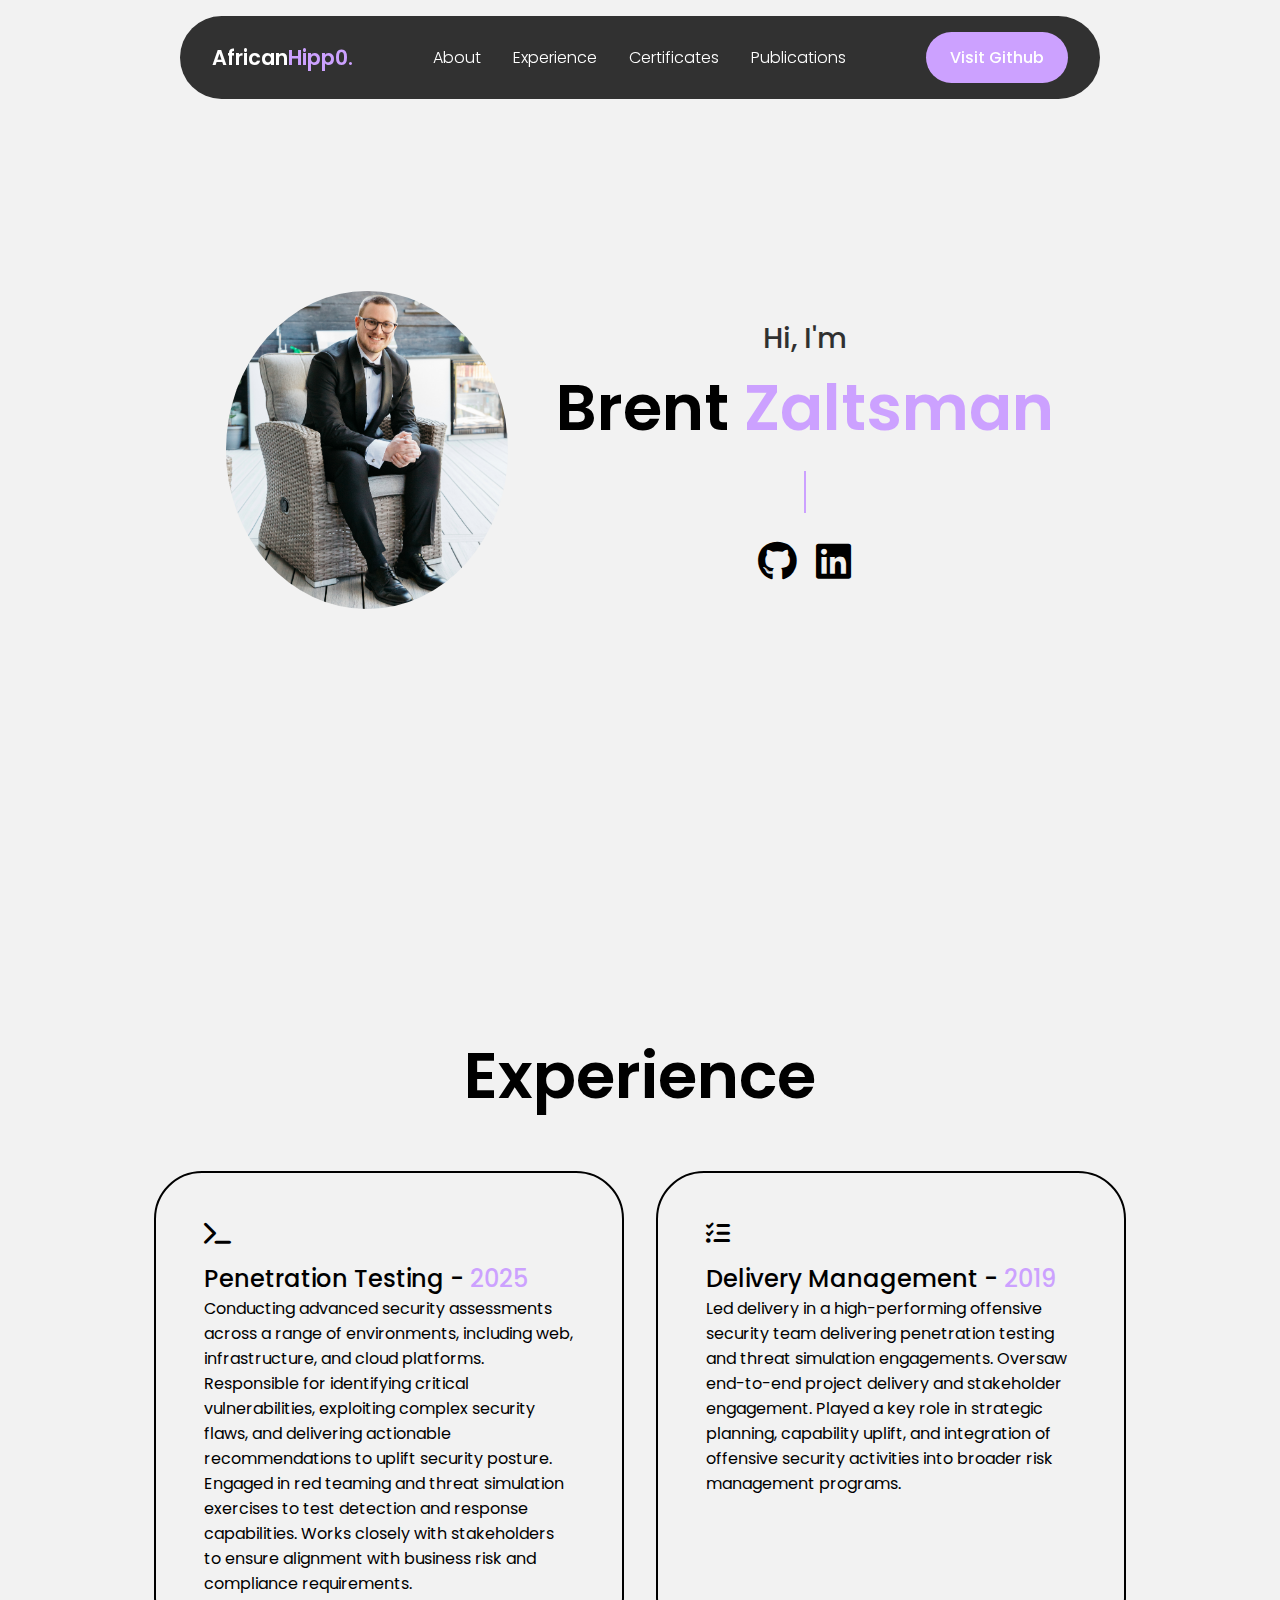
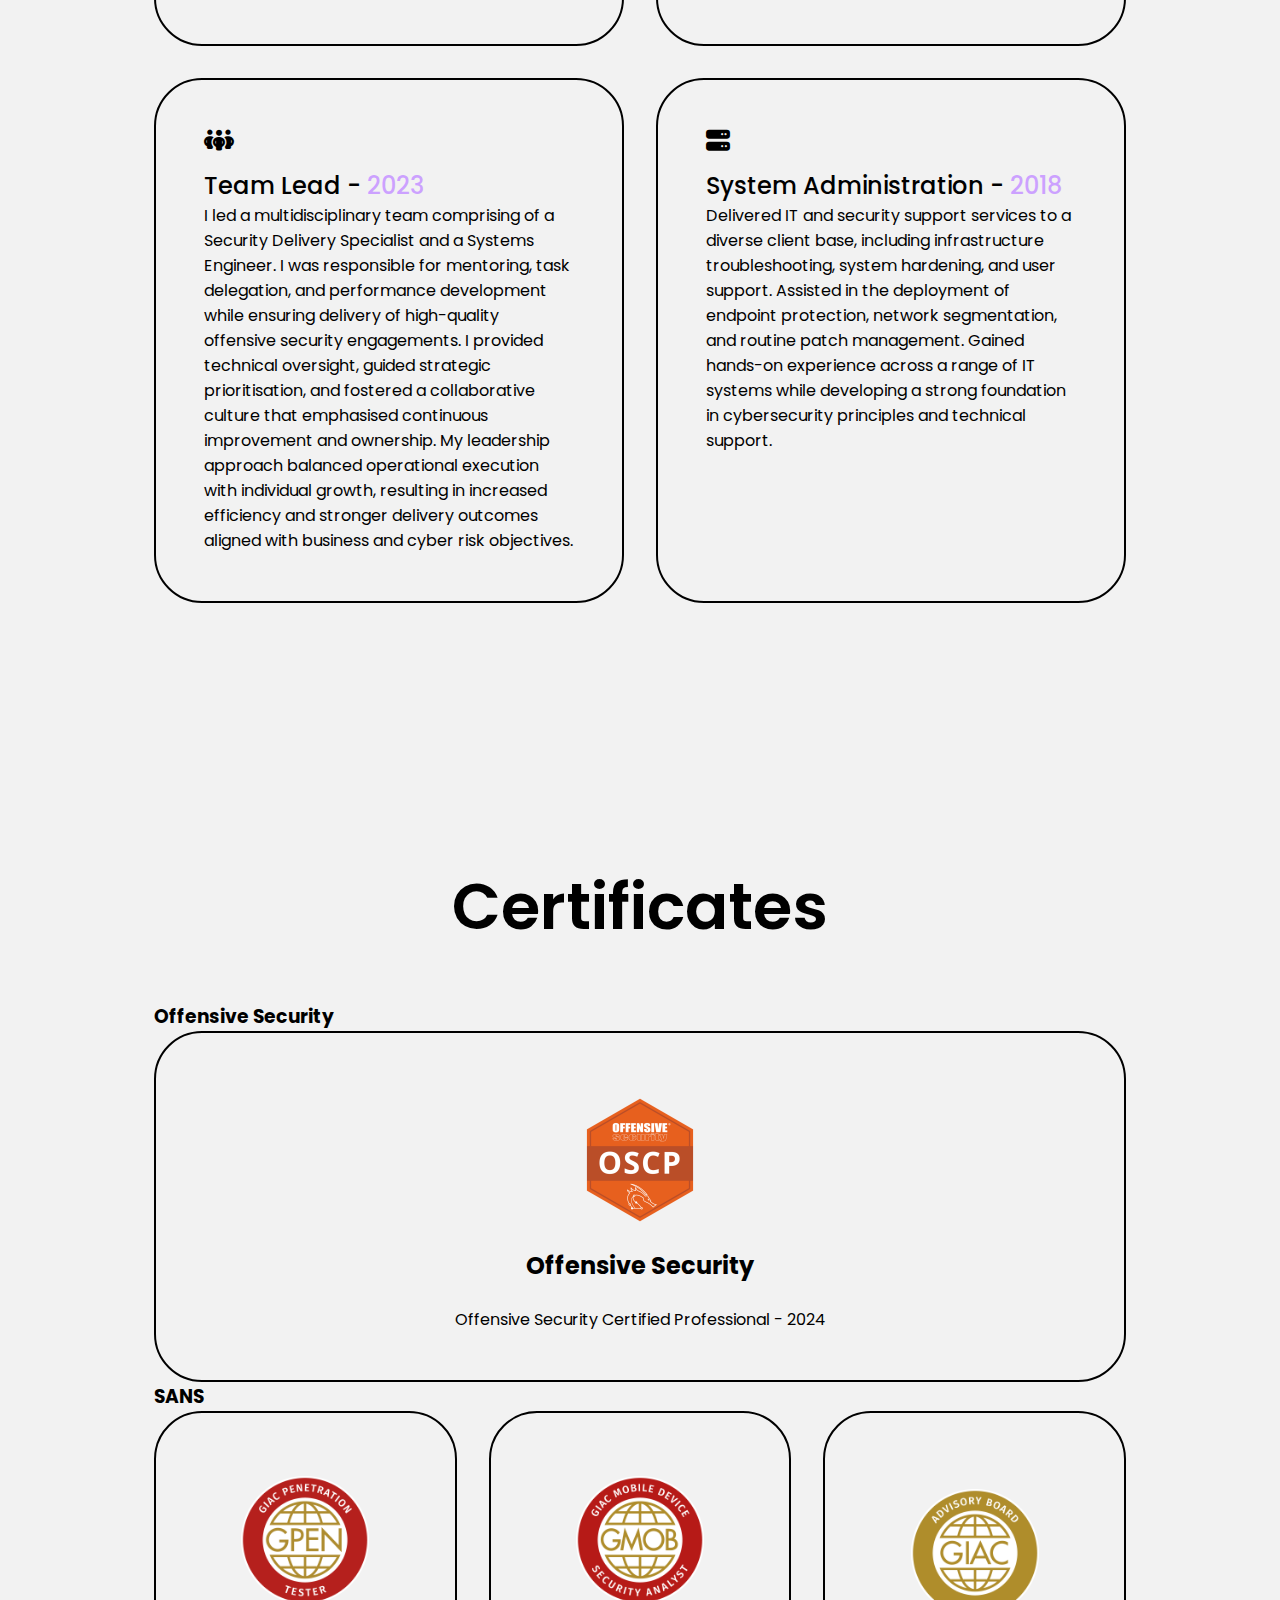
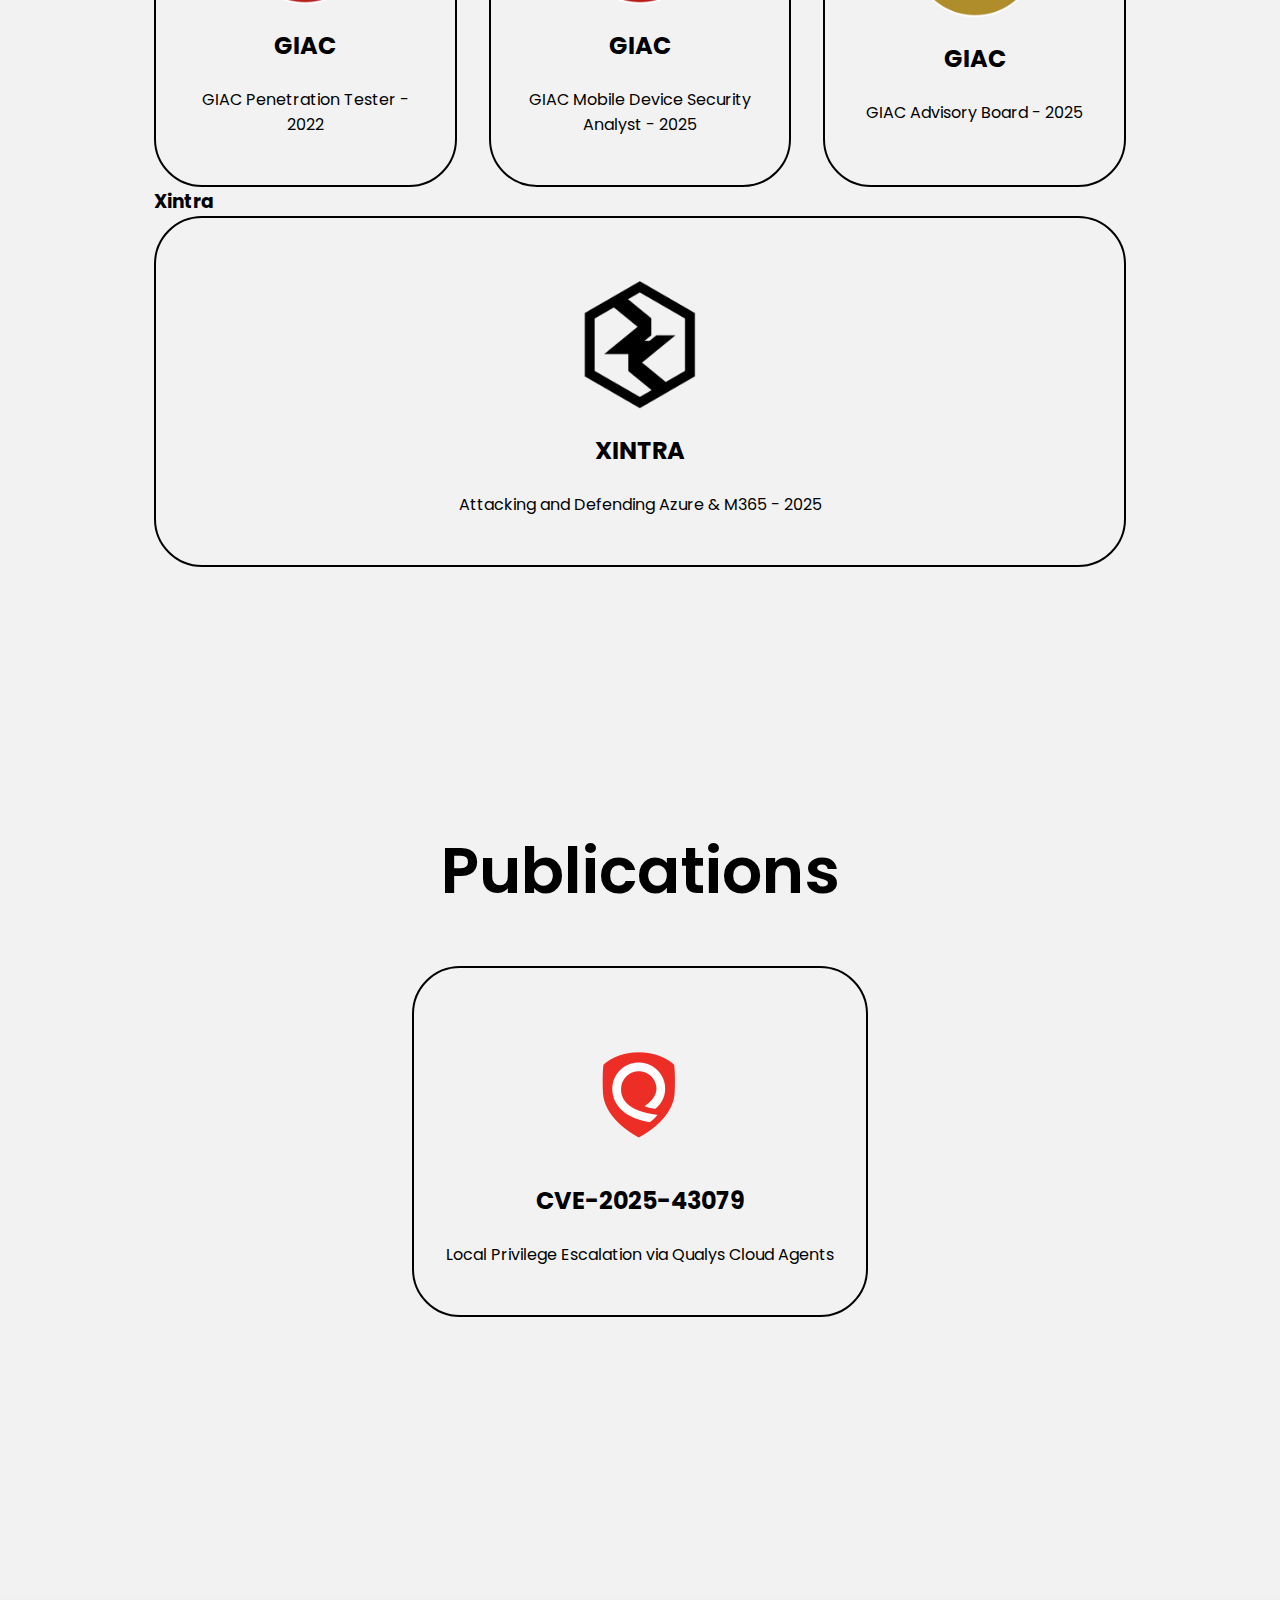
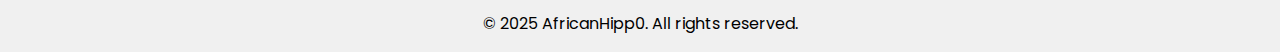
<file: index.html>
<!DOCTYPE html>
<html lang="en">
<head>
    <meta charset="UTF-8">
    <meta name="viewport" content="width=device-width, initial-scale=1.0">
    <title>Portfolio | Brent Zaltsman</title>
    <link rel="stylesheet" href="style.css">
    <link rel="stylesheet" href="https://cdnjs.cloudflare.com/ajax/libs/font-awesome/6.7.2/css/all.min.css">
</head>
<body>
    <header class="header">
        <a href="#" class="logo"><span>African</span><span class="highlight">Hipp0.</span></a>

        <ul class="nav-links">
            <li>
                <a href="#about">About</a>
            </li>
            <li>
                <a href="#experience">Experience</a>
            </li>
            <li>
                <a href="#certificates">Certificates</a>
            </li>
            <li>
                <a href="#publications">Publications</a>
            </li>
        </ul>
        <i class="fa-solid fa-bars" id="menu-burger"></i>

        <a href="https://github.com/AfricanHipp0"><button class="visit-btn">Visit Github</button></a>

    </header>

    <section id="about" class="about">
        <div class="about-container">
            <img src="/assets/BZ.jpg" alt="">
            <div class="info-box">
                <div class="text">
                    <h3>Hi, I'm</h3>
                    <h1>Brent <span class="about-highlight">Zaltsman</span></h1>
                </div>
                <div class="typing-text">
                    <span>Penetration Tester</span>
                </div>
                <div class="socials">
                    <a href="https://github.com/AfricanHipp0" target="_blank"><i class="fa-brands fa-github"></i></a>
                      <a href="https://www.linkedin.com/in/brent-zaltsman" target="_blank"><i class="fa-brands fa-linkedin"></i></a>
                </div>
            </div>

        </div>
    </section>
    <section id="experience" class="experience">

        <h2 class="section-title">Experience</h2>
        <div class="experience-info">
            <div class="grid">
                <div class="grid-card">
                    <i class="fa-solid fa-terminal"></i>
                    <span>Penetration Testing - <span class="date">2025</span></span>
                    <p>Conducting advanced security assessments across a range of environments, including web, infrastructure, and cloud platforms. Responsible for identifying critical vulnerabilities, exploiting complex security flaws, and delivering actionable recommendations to uplift security posture. Engaged in red teaming and threat simulation exercises to test detection and response capabilities. Works closely with stakeholders to ensure alignment with business risk and compliance requirements.</p>
                </div>
                <div class="grid-card">
                    <i class="fa-solid fa-list-check"></i>
                    <span>Delivery Management - <span class="date">2019</span></span>
                    <p>Led delivery in a high-performing offensive security team delivering penetration testing and threat simulation engagements. Oversaw end-to-end project delivery and stakeholder engagement. Played a key role in strategic planning, capability uplift, and integration of offensive security activities into broader risk management programs.</p>
                </div>
                <div class="grid-card">
                    <i class="fa-solid fa-people-group"></i>
                    <span>Team Lead - <span class="date">2023</span></span>
                    <p>I led a multidisciplinary team comprising of a Security Delivery Specialist and a Systems Engineer. I was responsible for mentoring, task delegation, and performance development while ensuring delivery of high-quality offensive security engagements. I provided technical oversight, guided strategic prioritisation, and fostered a collaborative culture that emphasised continuous improvement and ownership. My leadership approach balanced operational execution with individual growth, resulting in increased efficiency and stronger delivery outcomes aligned with business and cyber risk objectives.</p>
                </div>

                <div class="grid-card">
                    <i class="fa-solid fa-server"></i>
                    <span>System Administration - <span class="date">2018</span></span>
                    <p>Delivered IT and security support services to a diverse client base, including infrastructure troubleshooting, system hardening, and user support. Assisted in the deployment of endpoint protection, network segmentation, and routine patch management. Gained hands-on experience across a range of IT systems while developing a strong foundation in cybersecurity principles and technical support.</p>
                </div>
            </div>
        </div>
    </section>
    <section id="certificates" class="certificates">

        <h2 class="section-title">Certificates</h2>
        <div class="achievement-info">
            <div class="certificates-group">
                <h3 class="cert-group-title">Offensive Security</h3>
                <div class="certificates-grid">
                    <a href="https://www.credential.net/6c699fd9-bc09-40b3-9885-82f5a59ab84d#acc.Ak0SscEI" target="_blank">
                    <div class="certificates-card">
                        <img src="/assets/OSCP.png" alt="">
                        <h2>Offensive Security</h2>
                        <p>Offensive Security Certified Professional - 2024</p>
                    </div>
                    </a>
                </div>
            </div>
            <div class="certificates-group">
                <h3 class="cert-group-title">SANS</h3>
                <div class="certificates-grid">
                    <a href="https://www.credly.com/badges/59c30be2-1a23-4995-a106-4e052e32efff/public_url" target="_blank">
                    <div class="certificates-card">
                        <img src="/assets/GPEN.png" alt="">
                        <h2>GIAC</h2>
                        <p>GIAC Penetration Tester - 2022</p>
                    </div>
                    </a>
                    <a href="https://www.credly.com/badges/dac4b7a8-22e9-4fff-a56f-f0853dec6dad/public_url" target="_blank">
                    <div class="certificates-card">
                        <img src="/assets/GMOB.png" alt="">
                        <h2>GIAC</h2>
                        <p>GIAC Mobile Device Security Analyst - 2025</p>
                    </div>
                    </a>
                    <a href="https://www.credly.com/badges/dac4b7a8-22e9-4fff-a56f-f0853dec6dad/public_url" target="_blank">
                    <div class="certificates-card">
                        <img src="/assets/GIAC-Adv.png" alt="">
                        <h2>GIAC</h2>
                        <p>GIAC Advisory Board - 2025</p>
                    </div>
                    </a>
                </div>
            </div>
            <div class="certificates-group">
                <h3 class="cert-group-title">Xintra</h3>
                <div class="certificates-grid">
                    <a href="https://www.xintra.org/certificates/2800:1vIl5n:WeYU67NulYuLJ9EJpWwmkBOsxhK92aUNfUb34HuIYkw" target="_blank">
                    <div class="certificates-card">
                        <img src="/assets/XINTRA.png" alt="">
                        <h2>XINTRA</h2>
                        <p>Attacking and Defending Azure & M365 - 2025</p>
                    </div>
                    </a>
                </div>
            </div>
        </div>
    </section>
   <section id="publications" class="publications">
        <h2 class="section-title">Publications</h2>
        <div class="publications-info">
            <div class="publications-grid">
                <a href="/publications/CVE-2025-43079/">
                <div class="publications-card">
                    <img src="/assets/QUALYS.png" alt="">
                    <h2>CVE-2025-43079</h2>
                    <p>Local Privilege Escalation via Qualys Cloud Agents</p>
                </div>
                </a>
            </div>
        </div>
    </section>
    <script src="script.js"></script>
  <footer class="footer">
    <p>© 2025 AfricanHipp0. All rights reserved.</p>
  </footer>
</body>
</html>
</file>
<file: style.css>
@import url('https://fonts.googleapis.com/css2?family=Poppins:ital,wght@0,100;0,200;0,300;0,400;0,500;0,600;0,700;0,800;0,900;1,100;1,200;1,300;1,400;1,500;1,600;1,700;1,800;1,900&display=swap');
*{
    margin: 0;
    padding: 0;
    box-sizing: border-box;
    font-family: 'Poppins';
    text-decoration: none;
    scroll-behavior: smooth;
    list-style: none;
}

header{
    position: fixed;
    top: 1rem;
    left: 50%;
    transform: translateX(-50%);
    display: flex;
    align-items: center;
    justify-content: center;
    gap: 5rem;
    background-color: rgba(0, 0, 0, 0.8);
    backdrop-filter: blur(8px);
    color: white;
    padding: 0.5rem 1.5rem;
    border-radius: 3rem;
    z-index: 1000;
}
.logo{
    color: white;
    font-size: 1.3rem;
    font-weight: 600;
    text-wrap: nowrap;
    transition: 0.3s ease-in-out;
}
.logo .highlight {
  color: rgb(204, 161, 255);

}
.logo:hover{
    transform: scale(1.1);
}
.nav-links{
    display: flex;
    gap: 2rem;
}
li a{
    position: relative;
    color: white;
    font-weight: 300;
}
li a::before{
    position: absolute;
    content: '';
    width: 0;
    left: 0;
    height: 5px;
    top: 25px;
    border-radius: 1rem;
    transition: 0.3s ease-in-out;
    background: rgb(204, 161, 255);
}
li a:hover::before{
    width: 100%;
}
.visit-btn{
    padding: 0.8rem 1.5rem;
    border-radius: 3rem;
    border: none;
    font-weight: 500;
    font-size: 1rem;
    color: white;
    cursor: pointer;
    text-wrap: nowrap;
    transition: 0.3s ease-in-out;
    background: rgb(204, 161, 255);
}
.visit-btn:hover{
    background: rgb(204, 161, 255);
    transform: scale(1.03);
}
#menu-burger{
    font-size: 2rem;
    display: none;
}
section{
    min-height: 100vh;
    padding: 8rem 12%;
    width: 100%;
    position: relative;
    background-color: #f2f2f2;
}
.about{
    display: flex;
    align-items: center;
    justify-content: center;
    background-color: #f2f2f2;
}
.about .about-container{
    display: flex;
    align-items: center;
    justify-content: center;
    gap: 2rem;
}
.about img{
    width: 22vw;
    border-radius: 50%;
}
.about .about-highlight{
  color: rgb(204, 161, 255);
}
.info-box{
    display: flex;
    flex-direction: column;
    text-align: center;
    align-items: center;
    justify-content: center;
    gap: 1rem;
}
.info-box h3{
    font-size: 1.8rem;
    font-weight: 500;
    opacity: 0.8;
}
.info-box h1{
    font-size: 4rem;
    font-weight: 600;
}
.socials{
    display: flex;
    gap: 1.2rem;
}
.socials i{
    font-size: 2.5rem;
    cursor: pointer;
    transition: 0.2s ease-in-out;
}
.socials i:hover{
    transform: scale(1.1);
}

.socials a{
    color:inherit
}

.socials a:visited{
    color: inherit;
}

.typing-text {
    font-size: 28px;
    font-weight: 600;
    min-width: 280px;
}

.typing-text {
    font-size: 28px;
    font-weight: 600;
    min-width: 280px;
}

.typing-text span {
    display: inline-block;
    overflow: hidden;
    white-space: nowrap;
    border-right: 2px solid rgb(204, 161, 255);
    width: 0ch;
    animation: typewriter 6s steps(18) 1s infinite;
}

@keyframes typewriter {
    0% { width: 0ch; }
    30% { width: 18ch; }
    60% { width: 18ch; }
    90% { width: 0ch; }
    100% { width: 0ch; }
}

.section-title{
    text-align: center;
    font-size: 4rem;
    font-weight: 600;
    margin-bottom: 3rem;
}

.experience-info{
    display: flex;
    align-items: center;
    justify-content: center;
    gap: 5rem;
}

.experience img{
    width: 24vw;
    border-radius: 3rem;
}


.grid{
    display: grid;
    grid-template-columns: repeat(2,1fr);
    gap: 2rem;
}

.grid-card{
    border: 2px solid black;
    border-radius: 3rem;
    padding: 3rem;
    display: flex;
    flex-direction: column;
    align-items: baseline;
    justify-content: left;
    cursor: pointer;
    transition: 0.2s ease-in-out;
}

.grid-card:hover{
    transform: scale(1.02);
    background-color: rgb(240, 229, 253);
    color: rgb(0, 0, 0);
}

.grid-card i{
    font-size: 1.5rem;
    margin-bottom: 1rem;
}

.grid-card span{
    font-size: 1.5rem;
    font-weight: 500;
}
.grid .date {
  color: rgb(204, 161, 255); 
}
.certificates-info{
    display: flex;
    align-items: center;
    justify-content: center;
    gap: 5rem;
}

.certificates-grid{
    display: grid;
    grid-template-columns: repeat(auto-fit,minmax(300px,1fr));
    gap: 2rem;
    align-items: stretch;
}

.certificates-card{
    padding: 3rem 2rem;
    display: flex;
    flex-direction: column;
    align-items: center;
    justify-content: center;
    text-align: center;
    gap: 1.5rem;
    border: 2px solid black;
    border-radius: 3rem;
    cursor: pointer;
    transition: 0.3s ease-in-out;
    height: 100%;
    box-sizing: border-box;
}

.certificates-card:hover{
    transform: scale(1.02);
    background-color: rgb(240, 229, 253);
    color: rgb(0, 0, 0);
}

.certificates-card i{
    font-size: 1.5rem;
    margin-bottom: 1rem;
}

.certificates-card span{
    font-size: 1.5rem;
    font-weight: 500;
    background: rgb(204, 161, 255);
}

.certificates img {
    align-items: center;
    margin-top: 15px;
    width: 10vw;
}

.certificates a{
    color:inherit
}

.certificates a:visited{
    color: inherit;
}

.publications-info{
    display: flex;
    align-items: center;
    justify-content: center;
    gap: 5rem;
}

.publications-grid{
    display: grid;
    grid-template-columns: repeat(auto-fit,minmax(300px,1fr));
    gap: 2rem;
    justify-items: center;
    justify-content: center;
    width: 100%;
    margin: 0 auto;
}

.publications-card{
    padding: 3rem 2rem;
    display: flex;
    flex-direction: column;
    align-items: center;
    justify-content: center;
    text-align: center;
    gap: 1.5rem;
    border: 2px solid black;
    border-radius: 3rem;
    cursor: pointer;
    transition: 0.3s ease-in-out;
    height: 100%;
    box-sizing: border-box;
}

.publications-card:hover{
    transform: scale(1.02);
    background-color: rgb(240, 229, 253);
    color: rgb(0, 0, 0);
}

.publications-card i{
    font-size: 1.5rem;
    margin-bottom: 1rem;
}

.publications-card span{
    font-size: 1.5rem;
    font-weight: 500;

}

.publications img {
    align-items: center;
    margin-top: 15px;
    width: 10vw;
}

.publications a{
    color:inherit
}

.publications a:visited{
    color: inherit;
}
.sql-terminal {
    color: #d4d4d4;
    padding: 1rem;
    font-family: 'Fira Code', monospace;
    border-radius: 8px;
    max-width: 600px;
    overflow-x: auto;
    line-height: 1.6;
}

.sql-line {
    color: #db0000;
}

.keyword {
    color: #000000;
    font-weight: bold;
}

.identifier {
    color: rgb(204, 161, 255);
}

.punctuation {
    color: #d4d4d4;
}

.comment {
    color: #fb2a00;
    font-style: italic;
}

::-webkit-scrollbar{
    width: 20px;
}

::-webkit-scrollbar-track{
    background-color: rgb(219, 219, 219);
}

.footer {
  display: flex !important;
  justify-content: center !important;
  align-items: center;
  width: 100%;
  padding: 1em;
  background: #f0f0f0;
}

@media(max-width:1280px){
    header{
        padding: 1rem 2rem;
    }
    .about .about-container{
        gap: 3rem;
    }
    .experience-info{
        flex-direction: column;
    }
}

@media(max-width:768px){
    header{
        gap: 1rem;
        padding: 1rem 1rem;
    }
    header .logo{
        font-size: 1rem;
    }
    header .visit-btn{
        display: none;
    }
    .about-container{
        flex-direction: column;
    }
    .grid{
        grid-template-columns: repeat(1,1fr);
    }
    .experience-info img{
        width: 70vw;
    }
    .certificates img{
        width: 25vw;
    }
}

@media(max-width:600px){
    header #menu-burger{
        display: block;
    }
    .nav-links{
        position: absolute;
        top: 100%;
        margin-top: 1rem;
        width: 100%;
        padding: 1rem;
        color: white;
        display: flex;
        flex-direction: column;
        text-align: center;
        background: rgba(0, 0, 0, 0.9);
        border-radius: 3rem;
        display: none;
    }
    .nav-links li{
        margin-top: 1.5rem;
        padding: 1rem;
    }
    .nav-links.active{
        display: block;
    }
    header{
        padding: 1rem 5rem;
        gap: 8rem;
    }
    header .logo{
        font-size: 1.5rem;
    }
    .about-container img{
        width: 80vw;
    }
}
</file>
